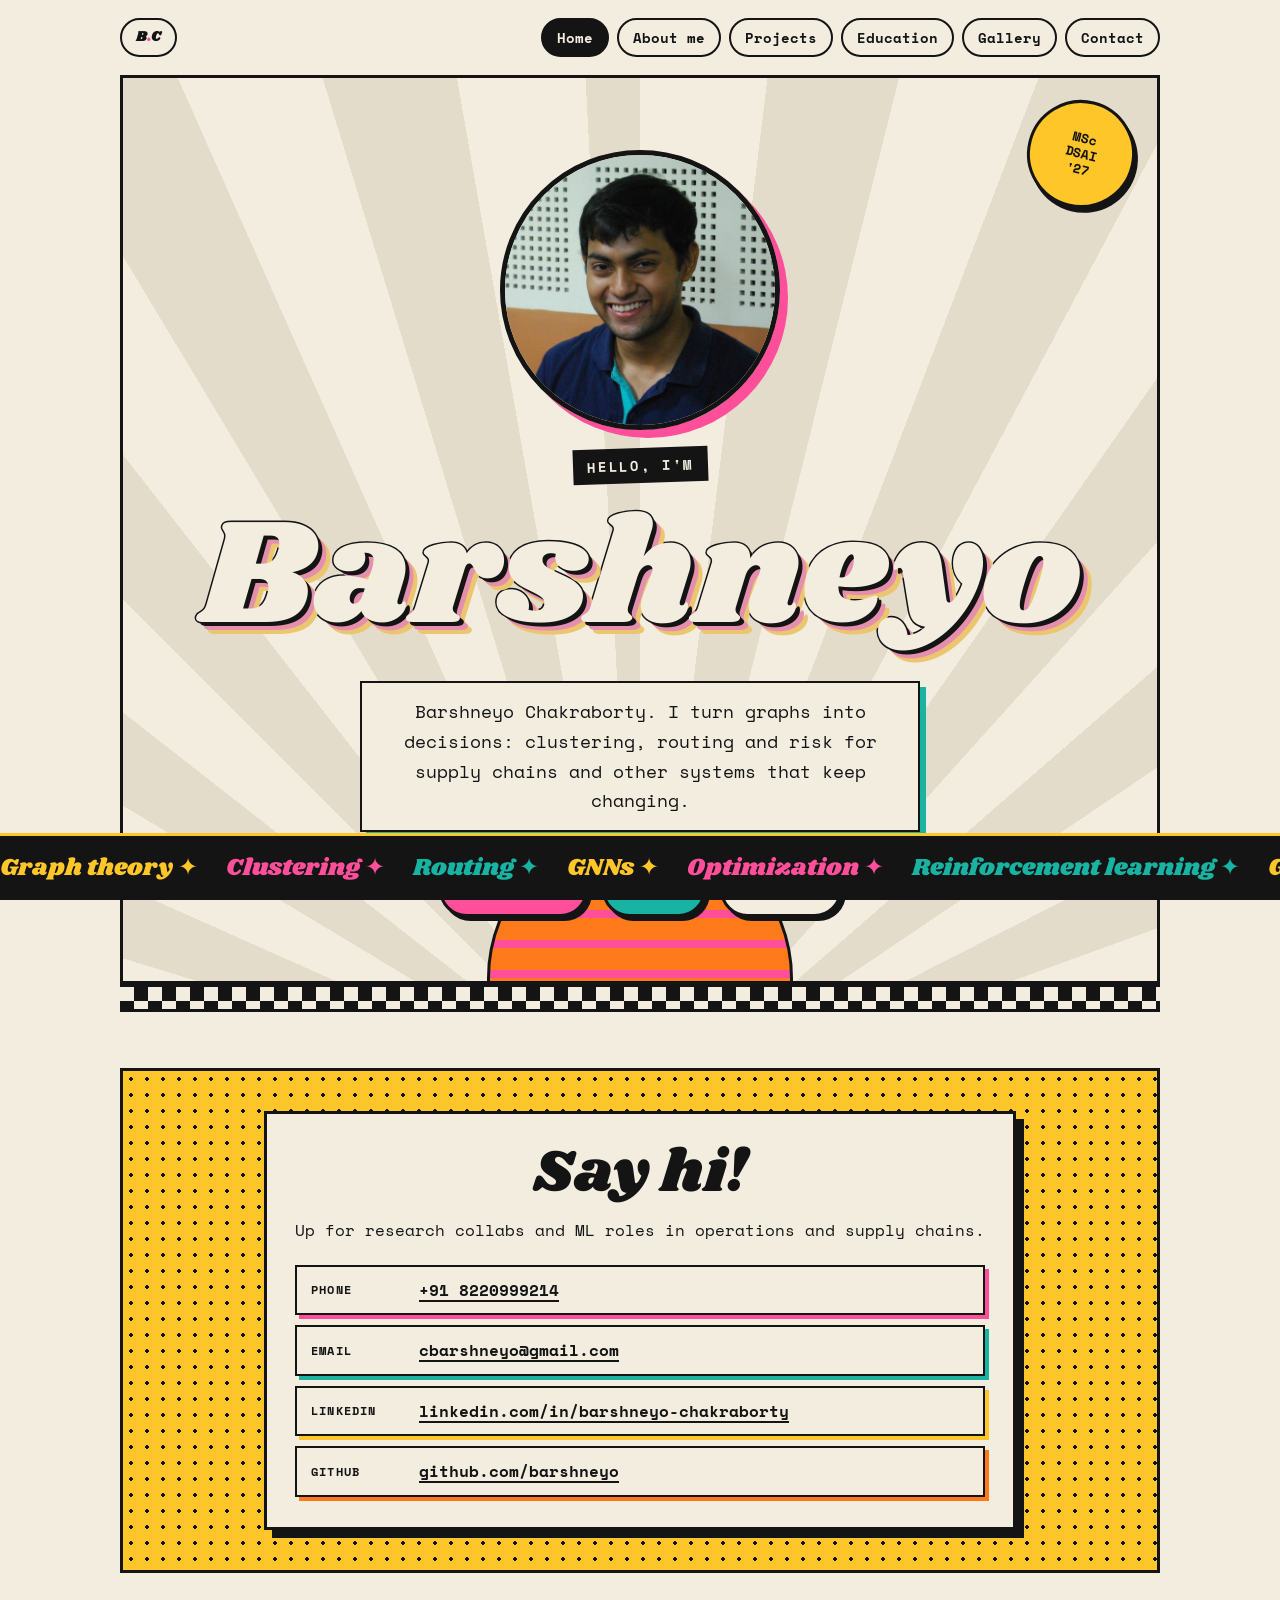
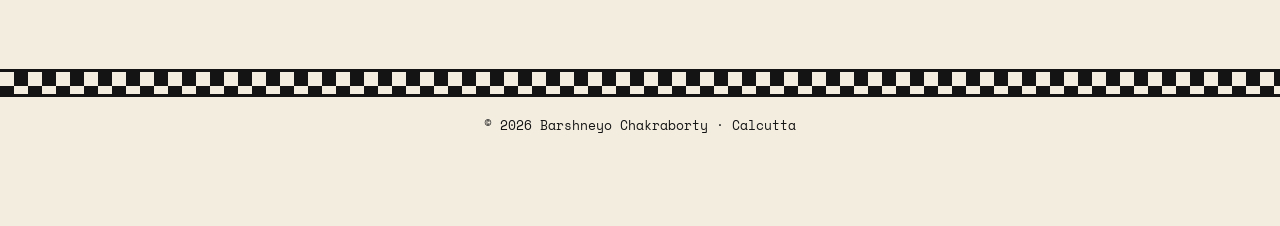
<file: index.html>
<!DOCTYPE html>
<html lang="en">
<head>
  <meta charset="utf-8">
  <meta name="viewport" content="width=device-width, initial-scale=1">
  <title>Barshneyo</title>
  <meta name="description" content="Barshneyo Chakraborty: MSc Data Science & AI student at RKMVERI, Belur, working on graph-based machine learning for optimization.">
  <link rel="preconnect" href="https://fonts.googleapis.com">
  <link rel="preconnect" href="https://fonts.gstatic.com" crossorigin>
  <link href="https://fonts.googleapis.com/css2?family=Shrikhand&family=Space+Mono:wght@400;700&display=swap" rel="stylesheet">
  <link rel="stylesheet" href="style.css">
</head>
<body>

  <div class="wrap">
    <header class="nav">
      <a class="logo" href="index.html">B<span>.</span>C</a>
      <nav aria-label="Main">
        <ul>
          <li><a href="index.html" aria-current="page">Home</a></li>
          <li><a href="about.html">About me</a></li>
          <li><a href="projects.html">Projects</a></li>
          <li><a href="education.html">Education</a></li>
          <li><a href="gallery.html">Gallery</a></li>
          <li><a href="index.html#contact">Contact</a></li>
        </ul>
      </nav>
    </header>
  </div>

  <main id="top">
    <div class="wrap">
      <div class="hero">
        <div class="sticker">MSc<br>DSAI<br>'27</div>
         <img class="badge-photo" src="badge.jpg" alt="Barshneyo smiling" width="560" height="560">
        <p class="hello">Hello, I'm</p>
        <h1>Barshneyo</h1>
        <p class="tagline">Barshneyo Chakraborty. I turn graphs into decisions: clustering, routing and risk for supply chains and other systems that keep changing.</p>
        <div class="btns">
          <a class="btn pink" href="projects.html">See my work</a>
          <a class="btn teal" href="https://github.com/barshneyo">GitHub</a>
          <a class="btn" href="https://linkedin.com/in/barshneyo-chakraborty">LinkedIn</a>
        </div>
      </div>
      <div class="checker" aria-hidden="true"></div>

      <section id="contact">
        <div class="contact">
          <div class="inner">
            <h2>Say hi!</h2>
            <p>Up for research collabs and ML roles in operations and supply chains.</p>
            <ul class="contact-list">
              <li><span class="c-lbl">Phone</span><a href="tel:+918220999214">+91 8220999214</a></li>
              <li><span class="c-lbl">Email</span><a href="mailto:cbarshneyo@gmail.com">cbarshneyo@gmail.com</a></li>
              <li><span class="c-lbl">LinkedIn</span><a href="https://linkedin.com/in/barshneyo-chakraborty">linkedin.com/in/barshneyo-chakraborty</a></li>
              <li><span class="c-lbl">GitHub</span><a href="https://github.com/barshneyo">github.com/barshneyo</a></li>
            </ul>
          </div>
        </div>
      </section>
    </div>
  </main>

  <div class="checker" aria-hidden="true"></div>
  <footer>© <span id="year">2026</span> Barshneyo Chakraborty · Calcutta</footer>

  <div class="marquee" aria-hidden="true">
        <div class="track">
          <span>Graph theory ✦</span><span>Clustering ✦</span><span>Routing ✦</span><span>GNNs ✦</span><span>Optimization ✦</span><span>Reinforcement learning ✦</span>
          <span>Graph theory ✦</span><span>Clustering ✦</span><span>Routing ✦</span><span>GNNs ✦</span><span>Optimization ✦</span><span>Reinforcement learning ✦</span>
        </div>
      </div>

  <script src="script.js"></script>
</body>
</html>
</file>
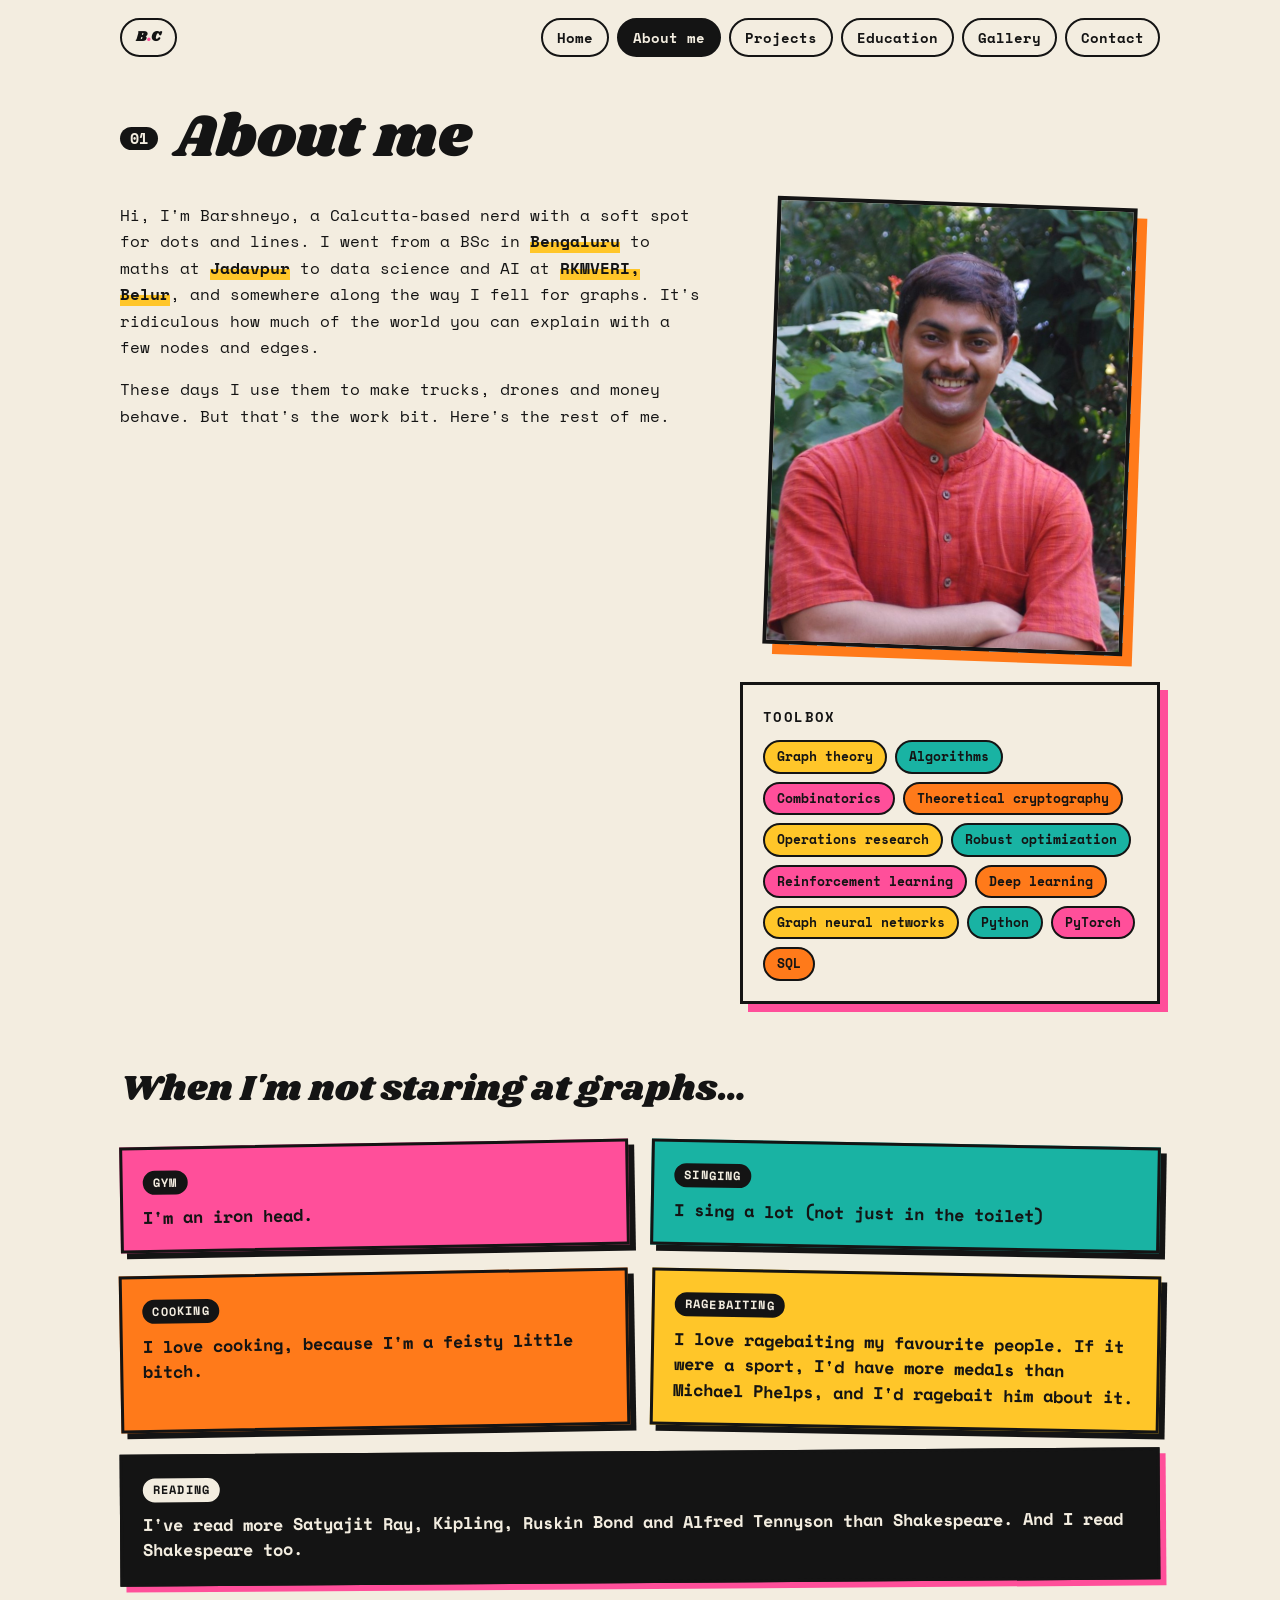
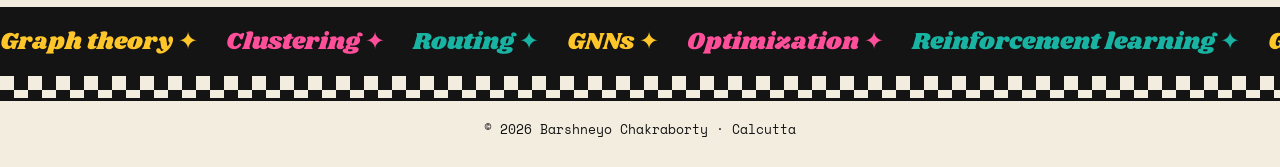
<file: about.html>
<!DOCTYPE html>
<html lang="en">
<head>
  <meta charset="utf-8">
  <meta name="viewport" content="width=device-width, initial-scale=1">
  <title>About me · Barshneyo</title>
  <meta name="description" content="Barshneyo Chakraborty: MSc Data Science & AI student at RKMVERI, Belur, working on graph-based machine learning for optimization.">
  <link rel="preconnect" href="https://fonts.googleapis.com">
  <link rel="preconnect" href="https://fonts.gstatic.com" crossorigin>
  <link href="https://fonts.googleapis.com/css2?family=Shrikhand&family=Space+Mono:wght@400;700&display=swap" rel="stylesheet">
  <link rel="stylesheet" href="style.css">
</head>
<body>

  <div class="wrap">
    <header class="nav">
      <a class="logo" href="index.html">B<span>.</span>C</a>
      <nav aria-label="Main">
        <ul>
          <li><a href="index.html">Home</a></li>
          <li><a href="about.html" aria-current="page">About me</a></li>
          <li><a href="projects.html">Projects</a></li>
          <li><a href="education.html">Education</a></li>
          <li><a href="gallery.html">Gallery</a></li>
          <li><a href="index.html#contact">Contact</a></li>
        </ul>
      </nav>
    </header>
  </div>

  <main id="top" class="subpage">
    <div class="wrap">

      <section id="about">
        <h2><span class="num">01</span>About me</h2>
        <div class="about">
          <div>
            <p>Hi, I'm Barshneyo, a Calcutta-based nerd with a soft spot for dots and lines. I went from a BSc in <strong>Bengaluru</strong> to maths at <strong>Jadavpur</strong> to data science and AI at <strong>RKMVERI, Belur</strong>, and somewhere along the way I fell for graphs. It's ridiculous how much of the world you can explain with a few nodes and edges.</p>
            <p>These days I use them to make trucks, drones and money behave. But that's the work bit. Here's the rest of me.</p>
          </div>
          <div class="about-side">
            <figure class="portrait">
              <img src="portrait.jpg" alt="Barshneyo smiling in an orange shirt, arms crossed, in a leafy garden" width="800" height="1000">
            </figure>
            <div class="skills">
            <h3>Toolbox</h3>
            <ul>
              <li>Graph theory</li>
              <li>Algorithms</li>
              <li>Combinatorics</li>
              <li>Theoretical cryptography</li>
              <li>Operations research</li>
              <li>Robust optimization</li>
              <li>Reinforcement learning</li>
              <li>Deep learning</li>
              <li>Graph neural networks</li>
              <li>Python</li>
              <li>PyTorch</li>
              <li>SQL</li>
            </ul>
          </div>
          </div>
        </div>

        <h3 class="off-hours">When I'm not staring at graphs…</h3>
        <ul class="hobbies">
          <li class="h-pink"><span class="h-tag">Gym</span><p>I'm an iron head.</p></li>
          <li class="h-teal"><span class="h-tag">Singing</span><p>I sing a lot (not just in the toilet)</p></li>
          <li class="h-orange"><span class="h-tag">Cooking</span><p>I love cooking, because I'm a feisty little bitch.</p></li>
          <li class="h-mustard"><span class="h-tag">Ragebaiting</span><p>I love ragebaiting my favourite people. If it were a sport, I'd have more medals than Michael Phelps, and I'd ragebait him about it.</p></li>
          <li class="h-ink wide"><span class="h-tag">Reading</span><p>I've read more Satyajit Ray, Kipling, Ruskin Bond and Alfred Tennyson than Shakespeare. And I read Shakespeare too.</p></li>
        </ul>
      </section>
    </div>
  </main>

  <div class="marquee in-flow" aria-hidden="true">
        <div class="track">
          <span>Graph theory ✦</span><span>Clustering ✦</span><span>Routing ✦</span><span>GNNs ✦</span><span>Optimization ✦</span><span>Reinforcement learning ✦</span>
          <span>Graph theory ✦</span><span>Clustering ✦</span><span>Routing ✦</span><span>GNNs ✦</span><span>Optimization ✦</span><span>Reinforcement learning ✦</span>
        </div>
      </div>
  <div class="checker" aria-hidden="true"></div>
  <footer>© <span id="year">2026</span> Barshneyo Chakraborty · Calcutta</footer>

  <script src="script.js"></script>
</body>
</html>
</file>
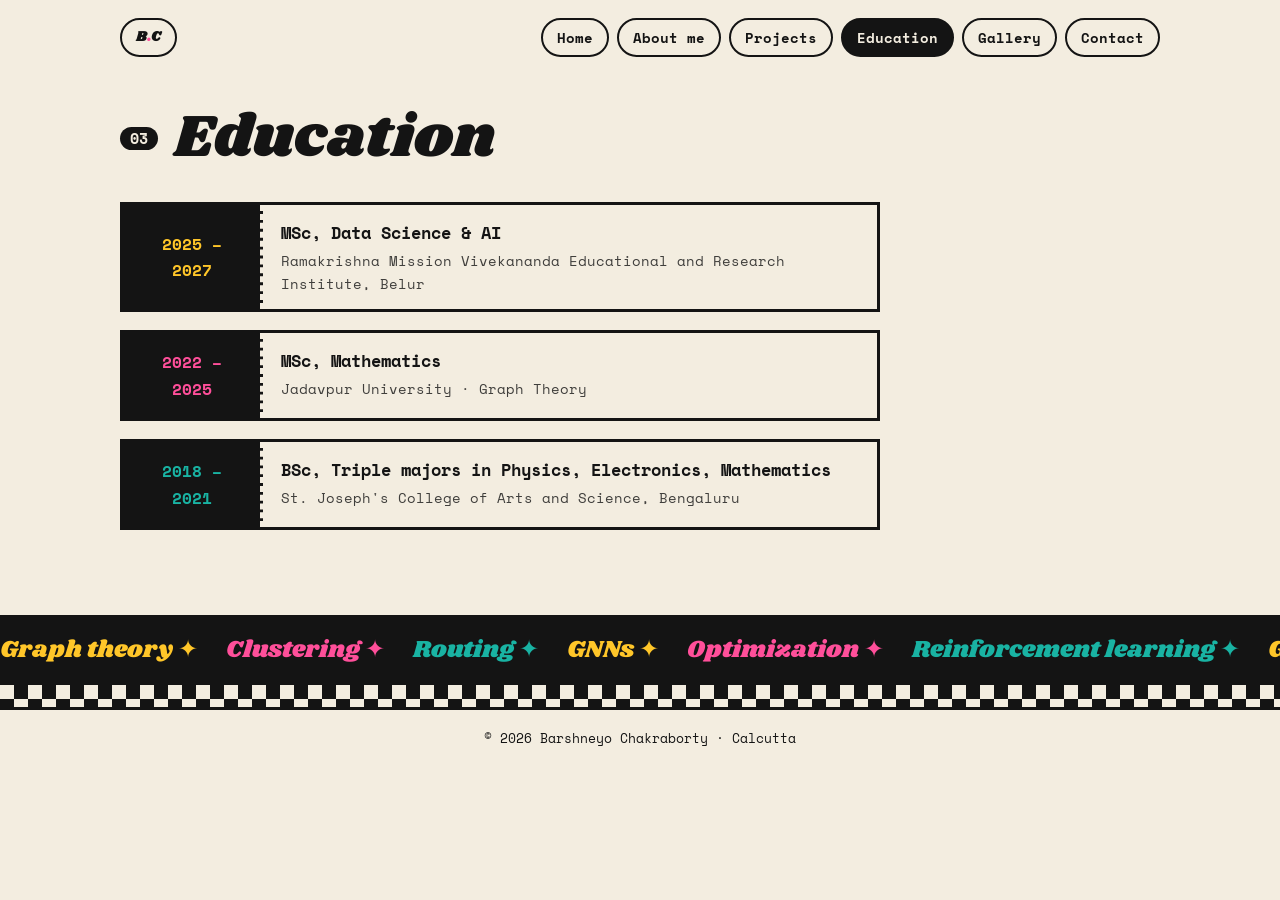
<file: education.html>
<!DOCTYPE html>
<html lang="en">
<head>
  <meta charset="utf-8">
  <meta name="viewport" content="width=device-width, initial-scale=1">
  <title>Education · Barshneyo</title>
  <meta name="description" content="Barshneyo Chakraborty: MSc Data Science & AI student at RKMVERI, Belur, working on graph-based machine learning for optimization.">
  <link rel="preconnect" href="https://fonts.googleapis.com">
  <link rel="preconnect" href="https://fonts.gstatic.com" crossorigin>
  <link href="https://fonts.googleapis.com/css2?family=Shrikhand&family=Space+Mono:wght@400;700&display=swap" rel="stylesheet">
  <link rel="stylesheet" href="style.css">
</head>
<body>

  <div class="wrap">
    <header class="nav">
      <a class="logo" href="index.html">B<span>.</span>C</a>
      <nav aria-label="Main">
        <ul>
          <li><a href="index.html">Home</a></li>
          <li><a href="about.html">About me</a></li>
          <li><a href="projects.html">Projects</a></li>
          <li><a href="education.html" aria-current="page">Education</a></li>
          <li><a href="gallery.html">Gallery</a></li>
          <li><a href="index.html#contact">Contact</a></li>
        </ul>
      </nav>
    </header>
  </div>

  <main id="top" class="subpage">
    <div class="wrap">

      <section id="education">
        <h2><span class="num">03</span>Education</h2>
        <div class="tickets">
          <div class="ticket">
            <div class="when">2025 – 2027</div>
            <div class="what"><h3>MSc, Data Science &amp; AI</h3><p>Ramakrishna Mission Vivekananda Educational and Research Institute, Belur</p></div>
          </div>
          <div class="ticket">
            <div class="when">2022 – 2025</div>
            <div class="what"><h3>MSc, Mathematics</h3><p>Jadavpur University · Graph Theory</p></div>
          </div>
          <div class="ticket">
            <div class="when">2018 – 2021</div>
            <div class="what"><h3>BSc, Triple majors in Physics, Electronics, Mathematics</h3><p>St. Joseph's College of Arts and Science, Bengaluru</p></div>
          </div>
        </div>
      </section>
    </div>
  </main>

  <div class="marquee in-flow" aria-hidden="true">
        <div class="track">
          <span>Graph theory ✦</span><span>Clustering ✦</span><span>Routing ✦</span><span>GNNs ✦</span><span>Optimization ✦</span><span>Reinforcement learning ✦</span>
          <span>Graph theory ✦</span><span>Clustering ✦</span><span>Routing ✦</span><span>GNNs ✦</span><span>Optimization ✦</span><span>Reinforcement learning ✦</span>
        </div>
      </div>
  <div class="checker" aria-hidden="true"></div>
  <footer>© <span id="year">2026</span> Barshneyo Chakraborty · Calcutta</footer>

  <script src="script.js"></script>
</body>
</html>
</file>
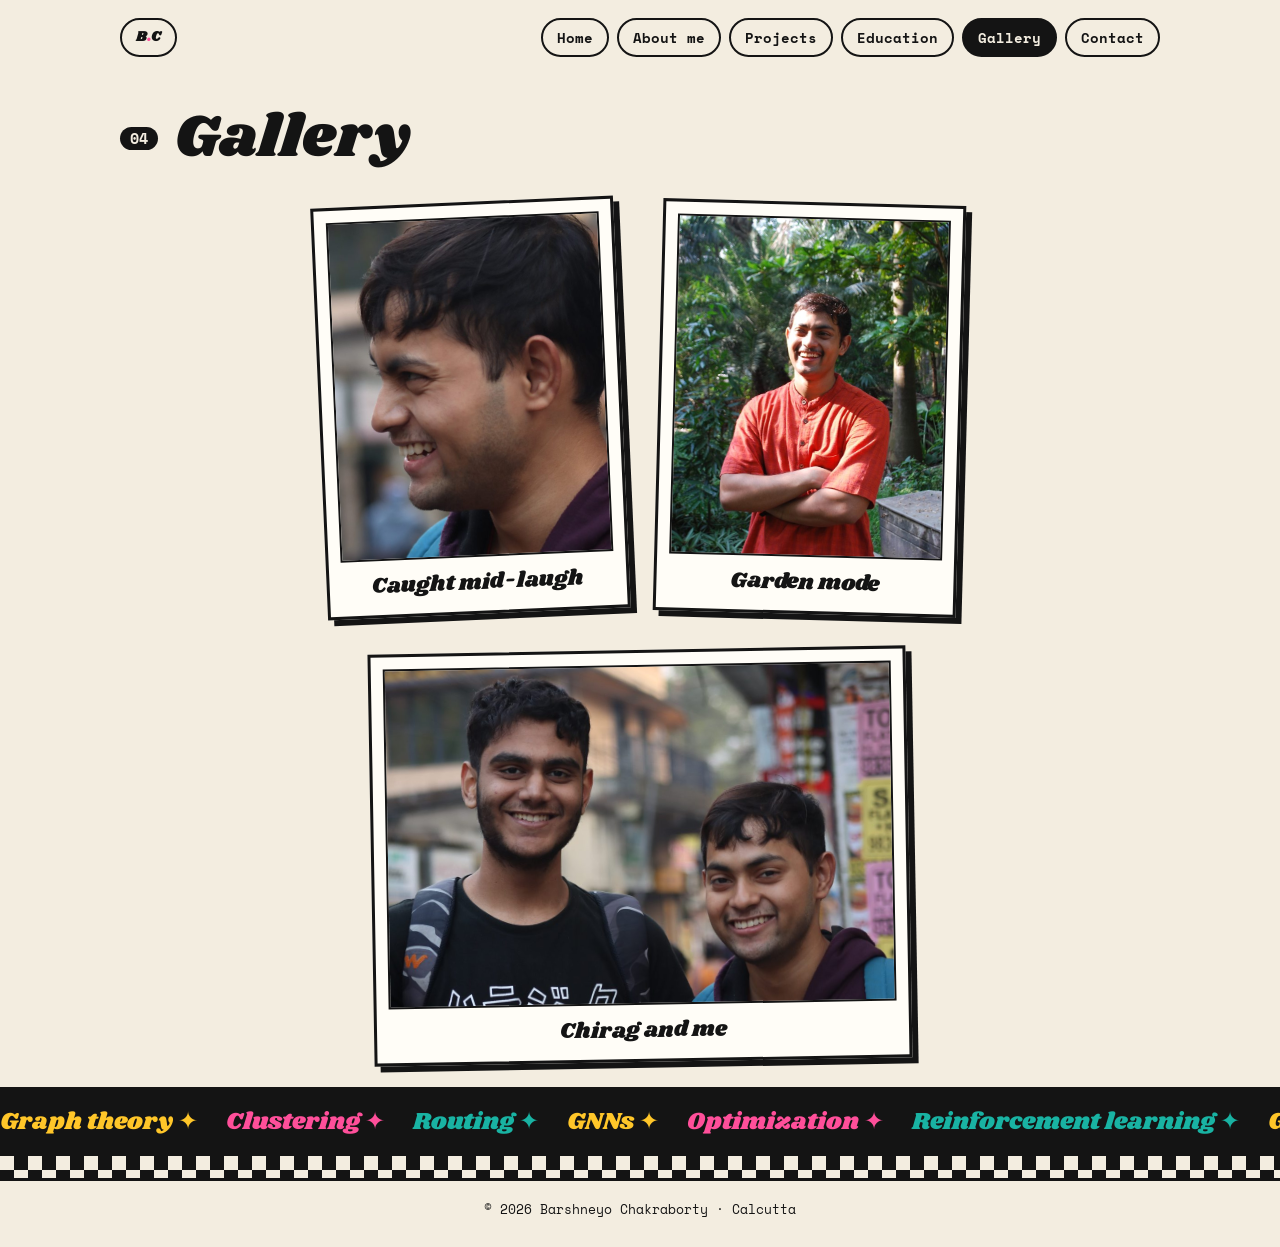
<file: gallery.html>
<!DOCTYPE html>
<html lang="en">
<head>
  <meta charset="utf-8">
  <meta name="viewport" content="width=device-width, initial-scale=1">
  <title>Gallery · Barshneyo</title>
  <meta name="description" content="Barshneyo Chakraborty: MSc Data Science & AI student at RKMVERI, Belur, working on graph-based machine learning for optimization.">
  <link rel="preconnect" href="https://fonts.googleapis.com">
  <link rel="preconnect" href="https://fonts.gstatic.com" crossorigin>
  <link href="https://fonts.googleapis.com/css2?family=Shrikhand&family=Space+Mono:wght@400;700&display=swap" rel="stylesheet">
  <link rel="stylesheet" href="style.css">
</head>
<body>

  <div class="wrap">
    <header class="nav">
      <a class="logo" href="index.html">B<span>.</span>C</a>
      <nav aria-label="Main">
        <ul>
          <li><a href="index.html">Home</a></li>
          <li><a href="about.html">About me</a></li>
          <li><a href="projects.html">Projects</a></li>
          <li><a href="education.html">Education</a></li>
          <li><a href="gallery.html" aria-current="page">Gallery</a></li>
          <li><a href="index.html#contact">Contact</a></li>
        </ul>
      </nav>
    </header>
  </div>

  <main id="top" class="subpage">
    <div class="wrap">

      <section id="gallery">
        <h2><span class="num">04</span>Gallery</h2>
        <div class="booth">
          <figure class="polaroid p1"><img src="laughing.jpg" alt="Barshneyo laughing, seen in profile" width="700" height="875" loading="lazy"><figcaption>Caught mid-laugh</figcaption></figure>
          <figure class="polaroid p2"><img src="garden.jpg" alt="Barshneyo in an orange shirt, arms crossed, grinning" width="700" height="875" loading="lazy"><figcaption>Garden mode</figcaption></figure>
          <figure class="polaroid p3"><img src="with-chirag.jpg" alt="Chirag and Barshneyo smiling on a street" width="1100" height="733" loading="lazy"><figcaption>Chirag and me</figcaption></figure>
        </div>
      </section>
    </div>
  </main>

  <div class="marquee in-flow" aria-hidden="true">
        <div class="track">
          <span>Graph theory ✦</span><span>Clustering ✦</span><span>Routing ✦</span><span>GNNs ✦</span><span>Optimization ✦</span><span>Reinforcement learning ✦</span>
          <span>Graph theory ✦</span><span>Clustering ✦</span><span>Routing ✦</span><span>GNNs ✦</span><span>Optimization ✦</span><span>Reinforcement learning ✦</span>
        </div>
      </div>
  <div class="checker" aria-hidden="true"></div>
  <footer>© <span id="year">2026</span> Barshneyo Chakraborty · Calcutta</footer>

  <script src="script.js"></script>
</body>
</html>
</file>
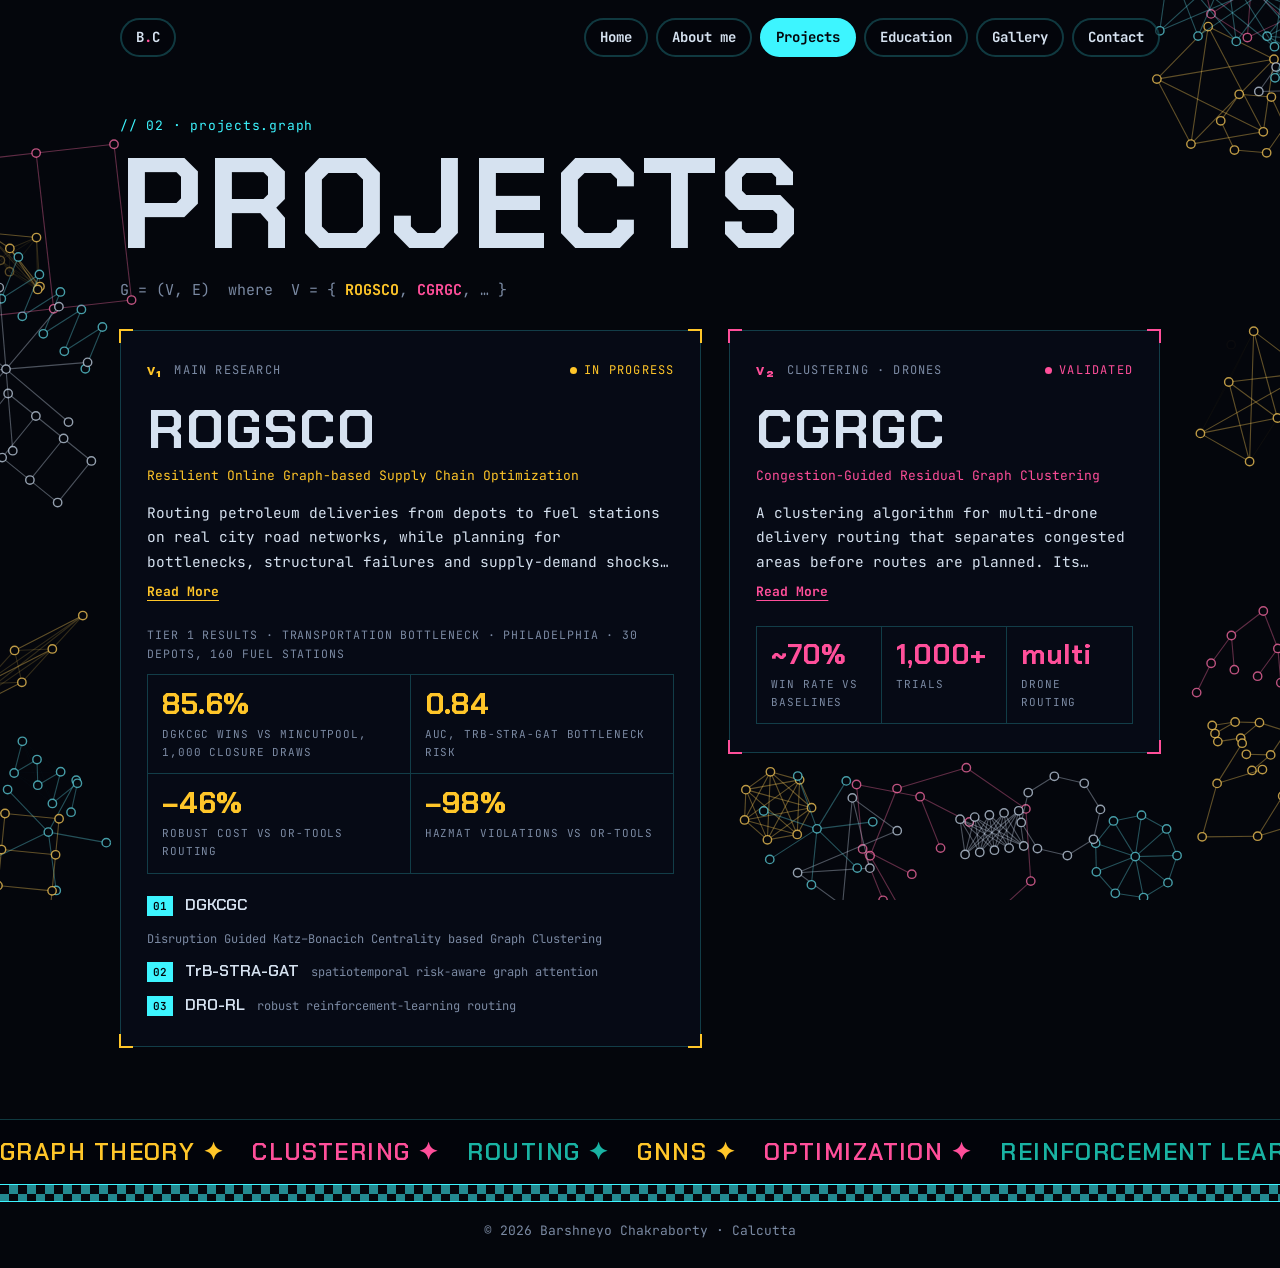
<file: projects.html>
<!DOCTYPE html>
<html lang="en">
<head>
  <meta charset="utf-8">
  <meta name="viewport" content="width=device-width, initial-scale=1">
  <title>Projects · Barshneyo</title>
  <meta name="description" content="Barshneyo Chakraborty's projects: ROGSCO and CGRGC, graph-based machine learning for routing and supply chains.">
  <link rel="preconnect" href="https://fonts.googleapis.com">
  <link rel="preconnect" href="https://fonts.gstatic.com" crossorigin>
  <link href="https://fonts.googleapis.com/css2?family=Shrikhand&family=Space+Mono:wght@400;700&family=Chakra+Petch:wght@500;600;700&family=JetBrains+Mono:wght@400;500;700&display=swap" rel="stylesheet">
  <link rel="stylesheet" href="style.css">
  <link rel="stylesheet" href="projects.css">
</head>
<body class="neo">
  <canvas id="net" aria-hidden="true"></canvas>

  <div class="wrap">
    <header class="nav">
      <a class="logo" href="index.html">B<span>.</span>C</a>
      <nav aria-label="Main">
        <ul>
          <li><a href="index.html">Home</a></li>
          <li><a href="about.html">About me</a></li>
          <li><a href="projects.html" aria-current="page">Projects</a></li>
          <li><a href="education.html">Education</a></li>
          <li><a href="gallery.html">Gallery</a></li>
          <li><a href="index.html#contact">Contact</a></li>
        </ul>
      </nav>
    </header>
  </div>

  <main id="top" class="neo-main">
    <div class="wrap">

      <section class="neo-head">
        <p class="sys">// 02 · projects.graph</p>
        <h1 class="neo-title">Projects</h1>
        <p class="formula">G = (V, E) &nbsp;where&nbsp; V = { <b class="c-gold">ROGSCO</b>, <b class="c-pink">CGRGC</b>, … }</p>
      </section>

      <!-- Node cards -->
      <div class="nodes">
        <article class="nodecard gold" data-for="rogsco">
          <span class="corner tl"></span><span class="corner tr"></span><span class="corner bl"></span><span class="corner br"></span>
          <div class="nc-top">
            <span class="vid">v₁</span>
            <span class="tag">main research</span>
            <span class="status"><i></i>in progress</span>
          </div>
          <h2>ROGSCO</h2>
          <p class="nc-full">Resilient Online Graph-based Supply Chain Optimization</p>
          <div class="desc-wrap"><p class="nc-desc clamp">Routing petroleum deliveries from depots to fuel stations on real city road networks, while planning for bottlenecks, structural failures and supply-demand shocks. The network is clustered, risk is learned over time, and trucks are routed inside each cluster. A feedback trigger re-runs the clustering and routing when something changes.</p><button type="button" class="more">Read More</button></div>
          <p class="run">Tier 1 results · Transportation Bottleneck · Philadelphia · 30 depots, 160 fuel stations</p>
          <div class="stats four">
            <div><b>85.6%</b><span>DGKCGC wins vs MinCutPool, 1,000 closure draws</span></div>
            <div><b>0.84</b><span>AUC, TrB-STRA-GAT bottleneck risk</span></div>
            <div><b>−46%</b><span>robust cost vs OR-Tools routing</span></div>
            <div><b>−98%</b><span>hazmat violations vs OR-Tools</span></div>
          </div>
          <ol class="pipe">
            <li><span>01</span>DGKCGC <em>Disruption Guided Katz–Bonacich Centrality based Graph Clustering</em></li>
            <li><span>02</span>TrB-STRA-GAT <em>spatiotemporal risk-aware graph attention</em></li>
            <li><span>03</span>DRO-RL <em>robust reinforcement-learning routing</em></li>
          </ol>
        </article>

        <article class="nodecard pink" data-for="cgrgc">
          <span class="corner tl"></span><span class="corner tr"></span><span class="corner bl"></span><span class="corner br"></span>
          <div class="nc-top">
            <span class="vid">v₂</span>
            <span class="tag">clustering · drones</span>
            <span class="status done"><i></i>validated</span>
          </div>
          <h2>CGRGC</h2>
          <p class="nc-full">Congestion-Guided Residual Graph Clustering</p>
          <div class="desc-wrap"><p class="nc-desc clamp">A clustering algorithm for multi-drone delivery routing that separates congested areas before routes are planned. Its ideas later evolved into DGKCGC, the first stage of ROGSCO.</p><button type="button" class="more">Read More</button></div>
          <div class="stats">
            <div><b>~70%</b><span>win rate vs baselines</span></div>
            <div><b>1,000+</b><span>trials</span></div>
            <div><b>multi</b><span>drone routing</span></div>
          </div>
        </article>
      </div>

    </div>
  </main>

  <div class="marquee in-flow" aria-hidden="true">
    <div class="track">
      <span>Graph theory ✦</span><span>Clustering ✦</span><span>Routing ✦</span><span>GNNs ✦</span><span>Optimization ✦</span><span>Reinforcement learning ✦</span>
      <span>Graph theory ✦</span><span>Clustering ✦</span><span>Routing ✦</span><span>GNNs ✦</span><span>Optimization ✦</span><span>Reinforcement learning ✦</span>
    </div>
  </div>
  <div class="checker" aria-hidden="true"></div>
  <footer>© <span id="year">2026</span> Barshneyo Chakraborty · Calcutta</footer>

  <script src="script.js"></script>
  <script src="graphs.js"></script>
  <script>
    document.querySelectorAll('.desc-wrap').forEach(w => {
      const p = w.querySelector('.nc-desc'), b = w.querySelector('.more');
      b.addEventListener('click', () => {
        const open = p.classList.toggle('clamp') === false;
        b.textContent = open ? 'Show Less' : 'Read More';
        b.setAttribute('aria-expanded', open);
      });
      b.setAttribute('aria-expanded', 'false');
    });
  </script>
</body>
</html>
</file>
<file: style.css>
/* Barshneyo — retro-funky
   Monochrome base (ink on paper, checkerboards, sunburst) + 70s funk accents. */

:root {
  --ink: #141414;
  --paper: #f3ede0;
  --paper-2: #e4dccb;
  --pink: #ff4f9a;
  --orange: #ff7a1a;
  --mustard: #ffc629;
  --teal: #19b3a3;
  --display: "Shrikhand", "Cooper Black", Georgia, serif;
  --body: "Space Mono", ui-monospace, "Courier New", monospace;
  color-scheme: light;
}

* { box-sizing: border-box; }

html { scroll-behavior: smooth; }

body {
  margin: 0;
  background: var(--paper);
  color: var(--ink);
  font-family: var(--body);
  font-size: 16px;
  line-height: 1.65;
}

a { color: inherit; }
:focus-visible { outline: 3px dashed var(--pink); outline-offset: 4px; }

.wrap { max-width: 1080px; margin: 0 auto; padding: 0 20px; }

/* ---------- Checkerboard strips ---------- */
.checker {
  height: 28px;
  background-color: var(--paper);
  background-image: conic-gradient(var(--ink) 25%, transparent 0 50%, var(--ink) 0 75%, transparent 0);
  background-size: 28px 28px;
  border-top: 3px solid var(--ink);
  border-bottom: 3px solid var(--ink);
}

/* ---------- Nav ---------- */
.nav {
  display: flex; justify-content: space-between; align-items: center;
  gap: 16px; flex-wrap: wrap; padding: 18px 0;
}
.logo {
  font-family: var(--display); font-size: 26px; text-decoration: none;
  color: var(--ink);
}
.logo span { color: var(--pink); }
.nav ul { list-style: none; display: flex; gap: 8px; flex-wrap: wrap; margin: 0; padding: 0; }
.nav a {
  display: inline-block; text-decoration: none; font-size: 14px; font-weight: 700;
  padding: 6px 14px; border: 2px solid var(--ink); border-radius: 999px; background: var(--paper);
  transition: background .15s, transform .15s;
}
.nav a:hover { background: var(--mustard); transform: translateY(-2px); }

/* ---------- Hero ---------- */
.hero {
  position: relative; overflow: hidden;
  border: 3px solid var(--ink);
  background:
    repeating-conic-gradient(from 0deg at 50% 115%, var(--paper) 0deg 7deg, var(--paper-2) 7deg 14deg);
  padding: 72px 24px 64px;
  text-align: center;
  margin-bottom: 0;
}
.hero::after { /* sun */
  content: ""; position: absolute; left: 50%; bottom: -150px; transform: translateX(-50%);
  width: 300px; height: 300px; border-radius: 50%;
  background: repeating-linear-gradient(var(--orange) 0 22px, var(--pink) 22px 30px);
  border: 3px solid var(--ink);
  z-index: 0;
}
.hero > * { position: relative; z-index: 1; }

.hello {
  display: inline-block; font-weight: 700; font-size: 14px; letter-spacing: .12em; text-transform: uppercase;
  background: var(--ink); color: var(--paper); padding: 6px 14px; margin: 0 0 20px;
  transform: rotate(-2deg);
}

h1 {
  font-family: var(--display); font-weight: 400;
  font-size: clamp(58px, 13vw, 150px); line-height: 1; margin: 0 0 28px;
  color: var(--paper);
  -webkit-text-stroke: 3px var(--ink);
  paint-order: stroke fill;
  text-shadow:
    4px 4px 0 var(--ink),
    8px 8px 0 #e58fae,
    12px 12px 0 #ebc66e;
}

.tagline {
  max-width: 560px; margin: 0 auto 30px; font-size: 18px;
  background: var(--paper); border: 2px solid var(--ink); padding: 14px 18px;
  box-shadow: 6px 6px 0 var(--teal);
}

.sticker {
  position: absolute; top: 22px; right: 22px; z-index: 2;
  width: 108px; height: 108px; border-radius: 50%;
  display: grid; place-items: center; text-align: center;
  background: var(--mustard); border: 3px solid var(--ink);
  font-weight: 700; font-size: 13px; line-height: 1.2;
  transform: rotate(14deg);
  box-shadow: 4px 4px 0 var(--ink);
}
@media (max-width: 640px) { .sticker { width: 84px; height: 84px; font-size: 11px; top: 10px; right: 10px; } }

.btns { display: flex; justify-content: center; gap: 14px; flex-wrap: wrap; }
.btn {
  display: inline-block; text-decoration: none; font-weight: 700; font-size: 15px;
  padding: 12px 22px; border: 3px solid var(--ink); border-radius: 999px;
  background: var(--paper); box-shadow: 4px 4px 0 var(--ink);
  transition: transform .12s, box-shadow .12s;
}
.btn:hover { transform: translate(-2px, -2px); box-shadow: 6px 6px 0 var(--ink); }
.btn:active { transform: translate(2px, 2px); box-shadow: 1px 1px 0 var(--ink); }
.btn.pink { background: var(--pink); }
.btn.teal { background: var(--teal); }

/* ---------- Marquee ---------- */
.marquee {
  position: fixed; left: 0; right: 0; bottom: 0; z-index: 50;
  overflow: hidden; background: var(--ink); color: var(--mustard);
  border-top: 3px solid var(--mustard);
  white-space: nowrap; padding: 12px 0;
  font-family: var(--display); font-size: 24px;
}
.marquee .track { display: inline-flex; animation: scroll 28s linear infinite; }
.marquee span { padding-right: 28px; }
.marquee span:nth-child(3n+2) { color: var(--pink); }
.marquee span:nth-child(3n) { color: var(--teal); }
@keyframes scroll { from { transform: translateX(0); } to { transform: translateX(-50%); } }

/* ---------- Sections ---------- */
section { padding: 72px 0 24px; }

h2 {
  font-family: var(--display); font-weight: 400;
  font-size: clamp(38px, 6vw, 60px); line-height: 1.05; margin: 0 0 32px;
  display: flex; align-items: center; gap: 16px; flex-wrap: wrap;
}
h2 .num {
  font-family: var(--body); font-size: 15px; font-weight: 700;
  background: var(--ink); color: var(--paper); padding: 4px 10px; border-radius: 999px;
}

/* About */
.about {
  display: grid; grid-template-columns: 1.4fr 1fr; gap: 32px; align-items: start;
}
@media (max-width: 800px) { .about { grid-template-columns: 1fr; } }
.about p { margin: 0 0 16px; max-width: 62ch; }
.about strong { background: linear-gradient(transparent 55%, var(--mustard) 55%); }

.skills {
  border: 3px solid var(--ink); background: var(--paper); padding: 20px;
  box-shadow: 8px 8px 0 var(--pink);
}
.skills h3 { margin: 0 0 12px; font-size: 14px; text-transform: uppercase; letter-spacing: .1em; }
.skills ul { list-style: none; margin: 0; padding: 0; display: flex; flex-wrap: wrap; gap: 8px; }
.skills li {
  font-size: 13px; font-weight: 700; padding: 4px 12px;
  border: 2px solid var(--ink); border-radius: 999px;
}
.skills li:nth-child(4n+1) { background: var(--mustard); }
.skills li:nth-child(4n+2) { background: var(--teal); }
.skills li:nth-child(4n+3) { background: var(--pink); }
.skills li:nth-child(4n)   { background: var(--orange); }

/* Hobbies */
.off-hours {
  font-family: var(--display); font-weight: 400; font-size: clamp(26px, 4vw, 36px);
  margin: 56px 0 24px;
}
.hobbies {
  list-style: none; margin: 0; padding: 0;
  display: grid; grid-template-columns: repeat(2, minmax(0, 1fr)); gap: 22px;
}
@media (max-width: 700px) { .hobbies { grid-template-columns: 1fr; } }
.hobbies li {
  border: 3px solid var(--ink); padding: 18px 20px 20px;
  box-shadow: 6px 6px 0 var(--ink);
  transition: transform .15s;
}
.hobbies li:nth-child(odd)  { transform: rotate(-1deg); }
.hobbies li:nth-child(even) { transform: rotate(1deg); }
.hobbies li:hover { transform: rotate(0) scale(1.02); }
.hobbies li.wide { grid-column: 1 / -1; transform: rotate(-0.4deg); }
.hobbies p { margin: 10px 0 0; font-size: 17px; font-weight: 700; line-height: 1.5; }
.h-tag {
  display: inline-block; font-size: 12px; font-weight: 700; text-transform: uppercase; letter-spacing: .1em;
  background: var(--ink); color: var(--paper); padding: 2px 10px; border-radius: 999px;
}
.h-pink    { background: var(--pink); }
.h-teal    { background: var(--teal); }
.h-orange  { background: var(--orange); }
.h-mustard { background: var(--mustard); }
.h-ink     { background: var(--ink); color: var(--paper); box-shadow: 6px 6px 0 var(--pink) !important; }
.h-ink .h-tag { background: var(--paper); color: var(--ink); }
@media (prefers-reduced-motion: reduce) { .hobbies li { transition: none; } }

/* Projects */
.grid { display: grid; grid-template-columns: repeat(2, minmax(0, 1fr)); gap: 28px; }
@media (max-width: 760px) { .grid { grid-template-columns: 1fr; } }

.card {
  --c: var(--pink);
  border: 3px solid var(--ink); background: var(--paper);
  box-shadow: 10px 10px 0 var(--c);
  transition: transform .18s, box-shadow .18s;
  display: flex; flex-direction: column;
}
.card:hover { transform: translate(-3px, -3px) rotate(-0.6deg); box-shadow: 14px 14px 0 var(--c); }
.card.orange  { --c: var(--orange); }
.card.mustard { --c: var(--mustard); }
.card.teal    { --c: var(--teal); }

.card .top {
  display: flex; justify-content: space-between; align-items: center; gap: 12px;
  padding: 10px 16px; border-bottom: 3px solid var(--ink); background: var(--c);
  font-size: 12px; font-weight: 700; text-transform: uppercase; letter-spacing: .08em;
}
.card .body { padding: 18px 20px 22px; flex: 1; }
.card h3 { font-family: var(--display); font-weight: 400; font-size: 30px; line-height: 1.1; margin: 0 0 4px; }
.card .full { font-size: 13px; margin: 0 0 12px; opacity: .75; }
.card p { margin: 0; font-size: 15px; }
.badge {
  background: var(--ink); color: var(--paper); padding: 2px 10px; border-radius: 999px;
  white-space: nowrap; font-variant-numeric: tabular-nums;
}
.card.big { grid-column: 1 / -1; }
.card.big h3 { font-size: clamp(30px, 4.5vw, 44px); }
.steps { display: flex; flex-wrap: wrap; gap: 10px; margin-top: 16px; align-items: center; }
.steps span { border: 2px solid var(--ink); padding: 4px 12px; font-weight: 700; font-size: 14px; background: var(--paper-2); }
.steps i { font-style: normal; font-weight: 700; }

/* Education — ticket stubs */
.tickets { display: grid; gap: 18px; max-width: 760px; }
.ticket {
  display: grid; grid-template-columns: 140px 1fr; border: 3px solid var(--ink); background: var(--paper);
}
@media (max-width: 520px) { .ticket { grid-template-columns: 1fr; } }
.ticket .when {
  background: var(--ink); color: var(--paper); padding: 16px; font-weight: 700;
  display: flex; align-items: center; justify-content: center; text-align: center;
  border-right: 3px dashed var(--paper);
}
.ticket:nth-child(1) .when { color: var(--mustard); }
.ticket:nth-child(2) .when { color: var(--pink); }
.ticket:nth-child(3) .when { color: var(--teal); }
.ticket .what { padding: 14px 18px; }
.ticket h3 { margin: 0; font-size: 17px; }
.ticket p { margin: 2px 0 0; font-size: 14px; opacity: .8; }

/* Contact */
.contact {
  border: 3px solid var(--ink); padding: 40px 24px; text-align: center;
  background:
    radial-gradient(var(--ink) 1.6px, transparent 1.8px) 0 0 / 16px 16px,
    var(--mustard);
  margin-bottom: 72px;
}
.contact .inner {
  display: inline-block; background: var(--paper); border: 3px solid var(--ink);
  padding: 28px 28px 30px; box-shadow: 8px 8px 0 var(--ink); max-width: 100%;
}
.contact h2 { justify-content: center; margin-bottom: 12px; }
.contact p { margin: 0 0 22px; }

footer { padding: 18px 0 26px; text-align: center; font-size: 13px; }

@media (prefers-reduced-motion: reduce) {
  html { scroll-behavior: auto; }
  .marquee .track { animation-duration: 60s; }
  .card, .btn, .nav a { transition: none; }
}

/* ---------- Multi-page ---------- */
.nav a[aria-current="page"] { background: var(--ink); color: var(--paper); }
.nav a[aria-current="page"]:hover { background: var(--pink); color: var(--ink); }
.subpage section { padding-top: 32px; min-height: 60vh; }
#contact { padding-top: 56px; }

/* ---------- Photos ---------- */
.badge-photo {
  display: block; margin: 0 auto 18px;
  width: 280px; height: 280px; border-radius: 50%; object-fit: cover;
  border: 5px solid var(--ink); box-shadow: 8px 8px 0 var(--pink);
}
.about-side { display: grid; gap: 32px; }
.portrait { margin: 0; justify-self: center; transform: rotate(2deg); max-width: 360px; }
.portrait img {
  display: block; width: 100%; height: auto;
  border: 4px solid var(--ink); box-shadow: 10px 10px 0 var(--orange);
}
.booth { display: flex; flex-wrap: wrap; gap: 28px; align-items: flex-start; }
.polaroid {
  margin: 0; background: #fffdf7; border: 3px solid var(--ink);
  padding: 12px 12px 0; box-shadow: 6px 6px 0 var(--ink);
  transition: transform .15s;
}
.polaroid img { display: block; height: 260px; width: auto; max-width: 100%; object-fit: cover; border: 2px solid var(--ink); }
.polaroid figcaption { font-family: var(--display); font-size: 22px; text-align: center; padding: 8px 0 10px; }
.polaroid.p1 { transform: rotate(-2.5deg); }
.polaroid.p2 { transform: rotate(1.5deg); }
.polaroid.p3 { transform: rotate(-1deg); }
.polaroid:hover { transform: rotate(0) scale(1.03); }
@media (max-width: 600px) {
  .polaroid { width: 100%; }
  .polaroid img { height: auto; width: 100%; }
}
@media (prefers-reduced-motion: reduce) { .polaroid { transition: none; } }

/* Ticker is pinned to the bottom of the screen; keep content clear of it */
body:has(.marquee:not(.in-flow)) { padding-bottom: 64px; }
@media (max-width: 600px) { .badge-photo { width: 210px; height: 210px; } .marquee { font-size: 19px; padding: 9px 0; } }

/* Gallery page: bigger polaroids */
#gallery .booth { gap: 36px; justify-content: center; }
#gallery .polaroid img { height: 340px; }
@media (max-width: 1150px) { #gallery .polaroid img { height: 280px; } }
@media (max-width: 600px) { #gallery .polaroid img { height: auto; } }

/* On inner pages the ticker sits at the end of the page instead of floating over photos */
.marquee.in-flow { position: static; border-top: 3px solid var(--ink); }

/* Contact details */
.contact-list { list-style: none; margin: 0; padding: 0; display: grid; gap: 10px; text-align: left; }
.contact-list li {
  display: grid; grid-template-columns: 96px 1fr; gap: 12px; align-items: center;
  border: 2px solid var(--ink); padding: 10px 14px; background: var(--paper);
}
.contact-list li:nth-child(1) { box-shadow: 4px 4px 0 var(--pink); }
.contact-list li:nth-child(2) { box-shadow: 4px 4px 0 var(--teal); }
.contact-list li:nth-child(3) { box-shadow: 4px 4px 0 var(--mustard); }
.contact-list li:nth-child(4) { box-shadow: 4px 4px 0 var(--orange); }
.c-lbl { font-size: 12px; font-weight: 700; text-transform: uppercase; letter-spacing: .1em; }
.contact-list a { font-weight: 700; overflow-wrap: anywhere; text-decoration-thickness: 2px; text-underline-offset: 4px; }
.contact-list a:hover { color: var(--pink); }
@media (max-width: 480px) { .contact-list li { grid-template-columns: 1fr; gap: 2px; } }
</file>
<file: projects.css>
/* Projects page only: a dark, futuristic world built on graphs.
   Loaded after style.css; everything is scoped under body.neo. */

body.neo {
  --bg: #04060c;
  --panel: rgba(8, 12, 24, 0.8);
  --line: rgba(61, 245, 255, 0.22);
  --cyan: #3df5ff;
  --npink: #ff4f9a;
  --gold: #ffc629;
  --text: #d6e2f0;
  --dim: #7b8aa3;
  --hud: "Chakra Petch", "Space Mono", sans-serif;
  --code: "JetBrains Mono", "Space Mono", ui-monospace, monospace;
  background: var(--bg);
  color: var(--text);
  font-family: var(--code);
  color-scheme: dark;
}
body.neo #net { position: fixed; inset: 0; z-index: 0; pointer-events: none; }
body.neo .wrap, body.neo .marquee, body.neo .checker, body.neo footer { position: relative; z-index: 1; }

/* Nav in neon */
body.neo .logo { color: var(--text); }
body.neo .logo span { color: var(--npink); }
body.neo .nav a {
  background: rgba(4,6,12,.6); color: var(--text); border-color: var(--line);
  font-family: var(--code);
}
body.neo .nav a:hover { background: rgba(61,245,255,.12); border-color: var(--cyan); color: var(--cyan); }
body.neo .nav a[aria-current="page"] { background: var(--cyan); color: var(--bg); border-color: var(--cyan); }

/* Heading */
.neo-head { padding: 40px 0 28px; }
.sys { font-size: 13px; color: var(--cyan); margin: 0 0 10px; letter-spacing: .06em; }
.neo-title {
  font-family: var(--hud); font-weight: 700; text-transform: uppercase;
  font-size: clamp(56px, 11vw, 128px); line-height: .9; letter-spacing: .04em; margin: 0 0 16px;
  color: var(--text);
  text-shadow: none; -webkit-text-stroke: 0;
}
.formula { margin: 0; font-size: 15px; color: var(--dim); }
.c-gold { color: var(--gold); font-weight: 700; }
.c-pink { color: var(--npink); font-weight: 700; }

/* Node cards */
.nodes { display: grid; grid-template-columns: 1.35fr 1fr; gap: 28px; padding-bottom: 72px; align-items: start; }
@media (max-width: 860px) { .nodes { grid-template-columns: 1fr; } }

.nodecard {
  --acc: var(--cyan);
  position: relative; padding: 26px 26px 28px;
  background: var(--panel); border: 1px solid var(--line);
  transition: border-color .2s, box-shadow .2s, transform .2s;
  outline: none;
}
.nodecard.gold { --acc: var(--gold); }
.nodecard.pink { --acc: var(--npink); }
.nodecard:hover, .nodecard:focus-visible {
  border-color: var(--acc); transform: translateY(-3px);
}
.corner { position: absolute; width: 14px; height: 14px; border: 2px solid var(--acc); }
.corner.tl { top: -2px; left: -2px; border-right: 0; border-bottom: 0; }
.corner.tr { top: -2px; right: -2px; border-left: 0; border-bottom: 0; }
.corner.bl { bottom: -2px; left: -2px; border-right: 0; border-top: 0; }
.corner.br { bottom: -2px; right: -2px; border-left: 0; border-top: 0; }

.nc-top { display: flex; align-items: center; gap: 12px; flex-wrap: wrap; font-size: 12px; text-transform: uppercase; letter-spacing: .1em; color: var(--dim); }
.vid { font-family: var(--hud); font-size: 16px; font-weight: 700; color: var(--acc); text-transform: none; }
.status { margin-left: auto; display: inline-flex; align-items: center; gap: 7px; color: var(--acc); }
.status i { width: 7px; height: 7px; border-radius: 50%; background: var(--acc); }

.nodecard h2 {
  font-family: var(--hud); font-weight: 700; font-size: clamp(38px, 5vw, 54px); line-height: 1.1; letter-spacing: .03em;
  margin: 16px 0 6px; color: var(--text);
  display: block;
}
.nc-full { margin: 0 0 14px; font-size: 13px; color: var(--acc); }
.desc-wrap { margin: 0 0 22px; }
.nc-desc { margin: 0; font-size: 14.5px; line-height: 1.7; max-width: 62ch; }

.stats { display: grid; grid-template-columns: repeat(3, minmax(0, 1fr)); border: 1px solid var(--line); }
.stats div { padding: 14px 14px 12px; border-right: 1px solid var(--line); }
.stats div:last-child { border-right: 0; }
.stats b { display: block; font-family: var(--hud); font-size: 28px; line-height: 1; color: var(--acc); font-variant-numeric: tabular-nums; }
.stats span { display: block; margin-top: 6px; font-size: 11px; color: var(--dim); text-transform: uppercase; letter-spacing: .08em; }
@media (max-width: 480px) { .stats { grid-template-columns: 1fr; } .stats div { border-right: 0; border-bottom: 1px solid var(--line); } .stats div:last-child { border-bottom: 0; } }

.pipe { list-style: none; margin: 18px 0 0; padding: 0; display: grid; gap: 8px; }
.pipe li { display: flex; gap: 12px; align-items: baseline; font-family: var(--hud); font-weight: 600; font-size: 16px; color: var(--text); flex-wrap: wrap; }
.pipe li span { font-family: var(--code); font-size: 11px; color: var(--bg); background: var(--cyan); padding: 1px 6px; }
.pipe li em { font-family: var(--code); font-style: normal; font-weight: 400; font-size: 12px; color: var(--dim); }

/* Ticker, checker and footer in neon */
body.neo .marquee.in-flow { background: #02040a; border-top: 1px solid var(--line); }
body.neo .marquee { font-family: var(--hud); font-weight: 600; text-transform: uppercase; letter-spacing: .06em; }
body.neo .checker {
  background-color: var(--bg);
  background-image: conic-gradient(rgba(61,245,255,.55) 25%, transparent 0 50%, rgba(61,245,255,.55) 0 75%, transparent 0);
  border-color: var(--cyan); border-width: 1px; height: 18px; background-size: 18px 18px;
}
body.neo footer { color: var(--dim); font-family: var(--code); }


/* Collapsed descriptions with a Read more toggle */
.nc-desc.clamp { display: -webkit-box; -webkit-line-clamp: 3; line-clamp: 3; -webkit-box-orient: vertical; overflow: hidden; }
.more {
  margin-top: 8px; padding: 0; background: none; border: 0; cursor: pointer;
  font: 700 13px var(--code); color: var(--acc); text-decoration: underline; text-underline-offset: 4px;
}
.more:hover { color: var(--text); }

/* Tier 1 results strip */
.run { margin: 0 0 10px; font-size: 11.5px; letter-spacing: .08em; text-transform: uppercase; color: var(--dim); }
.stats.four { grid-template-columns: repeat(2, minmax(0, 1fr)); }
.stats.four div:nth-child(2) { border-right: 0; }
.stats.four div:nth-child(-n+2) { border-bottom: 1px solid var(--line); }
.stats.four b { font-size: 30px; }
@media (max-width: 480px) {
  .stats.four { grid-template-columns: 1fr; }
  .stats.four div { border-right: 0; border-bottom: 1px solid var(--line); }
  .stats.four div:last-child { border-bottom: 0; }
}
</file>
